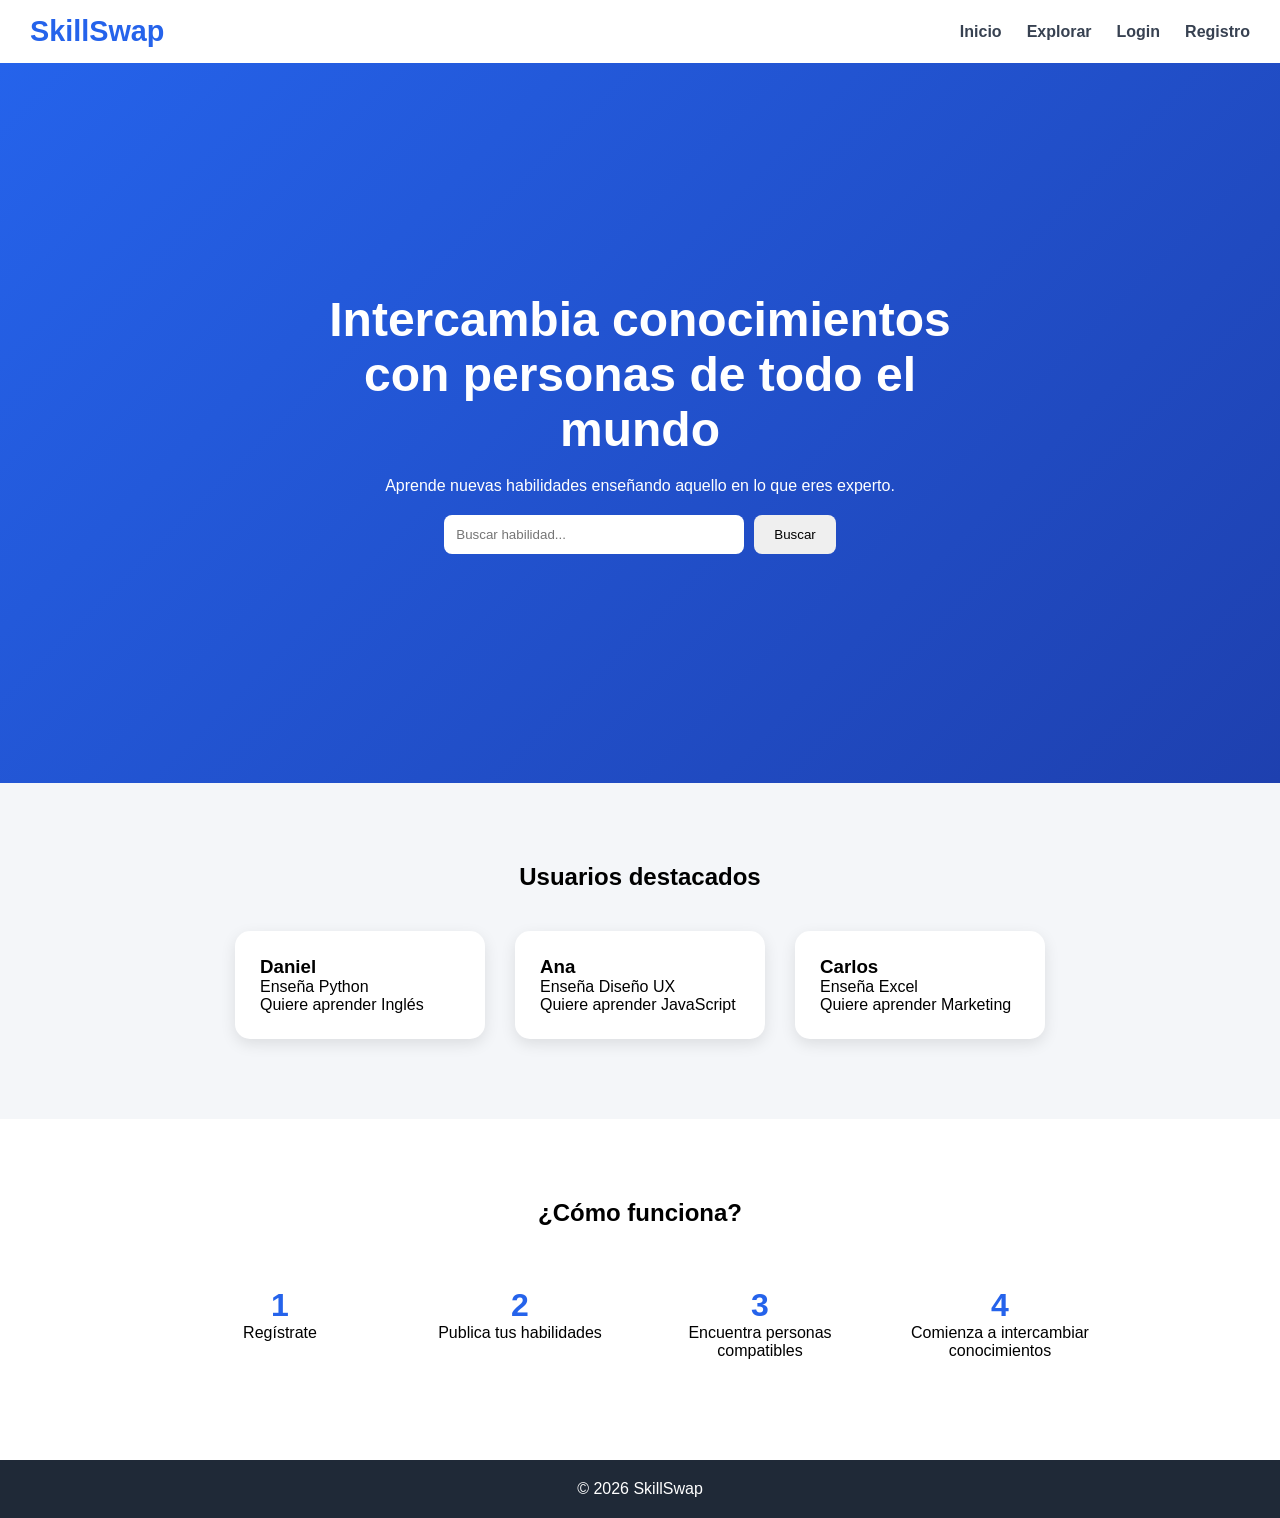
<file: index.html>
<!DOCTYPE html>
<html lang="es">
<head>
    <meta charset="UTF-8">
    <meta name="viewport" content="width=device-width, initial-scale=1.0">
    <title>SkillSwap</title>

    <link rel="stylesheet" href="css/styles.css">
</head>
<body>

    <header>
        <nav class="navbar">
            <h1 class="logo">SkillSwap</h1>

            <ul class="nav-links">
                <li><a href="index.html">Inicio</a></li>
                <li><a href="explorar.html">Explorar</a></li>
                <li><a href="login.html">Login</a></li>
                <li><a href="registro.html">Registro</a></li>
            </ul>
        </nav>
    </header>

    <section class="hero">

        <div class="hero-content">
            <h2>Intercambia conocimientos con personas de todo el mundo</h2>

            <p>
                Aprende nuevas habilidades enseñando aquello en lo que eres experto.
            </p>

            <div class="search-box">

                <input
                    type="text"
                    id="searchInput"
                    placeholder="Buscar habilidad..."
                >

                <button onclick="buscarHabilidad()">
                    Buscar
                </button>

            </div>

        </div>

    </section>

    <section class="usuarios">

        <h2>Usuarios destacados</h2>

        <div class="cards">

            <div class="card">
                <h3>Daniel</h3>
                <p>Enseña Python</p>
                <p>Quiere aprender Inglés</p>
            </div>

            <div class="card">
                <h3>Ana</h3>
                <p>Enseña Diseño UX</p>
                <p>Quiere aprender JavaScript</p>
            </div>

            <div class="card">
                <h3>Carlos</h3>
                <p>Enseña Excel</p>
                <p>Quiere aprender Marketing</p>
            </div>

        </div>

    </section>

    <section class="funciona">

        <h2>¿Cómo funciona?</h2>

        <div class="steps">

            <div class="step">
                <h3>1</h3>
                <p>Regístrate</p>
            </div>

            <div class="step">
                <h3>2</h3>
                <p>Publica tus habilidades</p>
            </div>

            <div class="step">
                <h3>3</h3>
                <p>Encuentra personas compatibles</p>
            </div>

            <div class="step">
                <h3>4</h3>
                <p>Comienza a intercambiar conocimientos</p>
            </div>

        </div>

    </section>

    <footer>
        <p>© 2026 SkillSwap</p>
    </footer>

    <script src="js/app.js"></script>

</body>
</html>
</file>
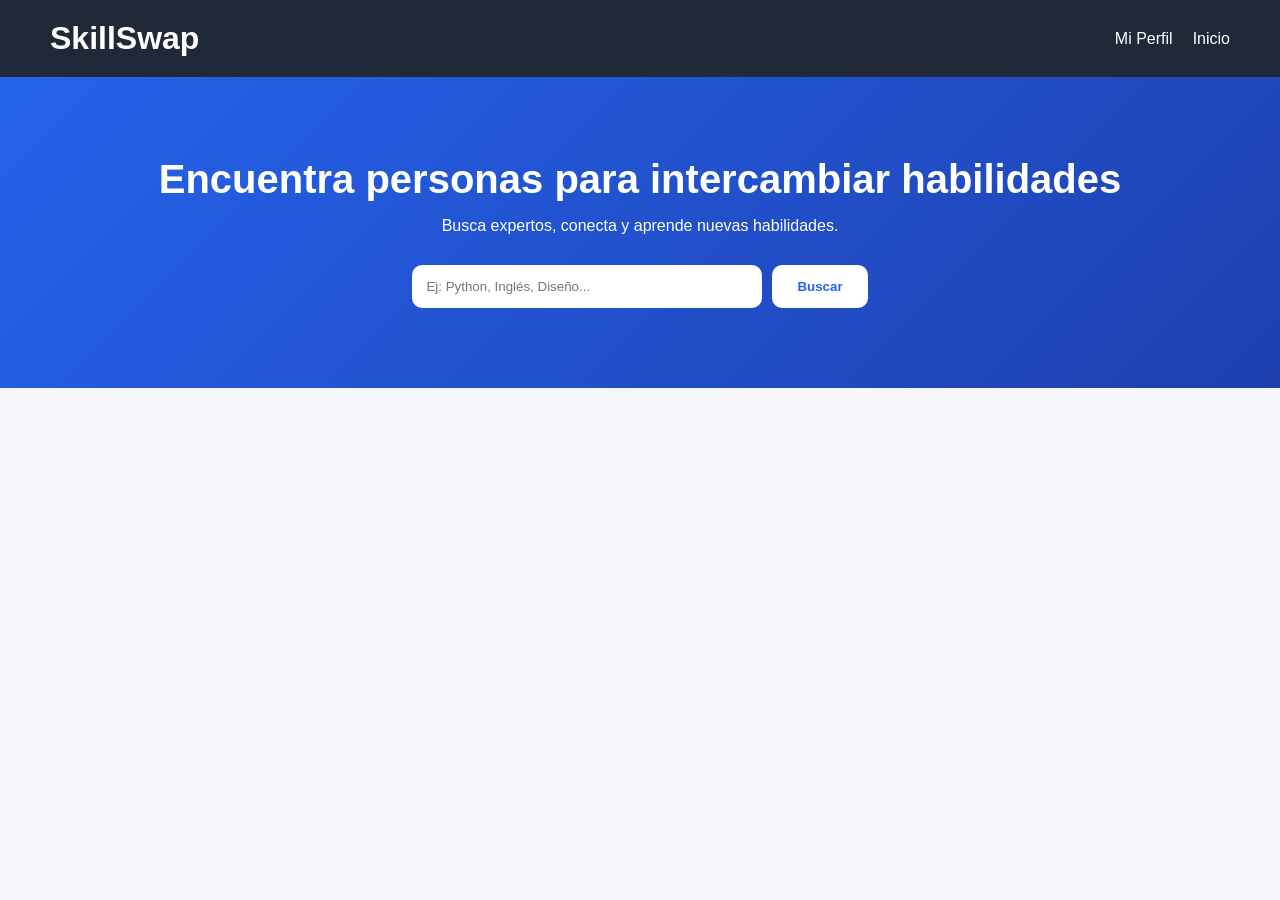
<file: explorar.html>
<!DOCTYPE html>
<html lang="es">
<head>
    <meta charset="UTF-8">
    <meta name="viewport" content="width=device-width, initial-scale=1.0">
    <title>Explorar Usuarios - SkillSwap</title>

    <link rel="stylesheet" href="css/explorar.css">
</head>
<body>

    <header class="navbar">
        <h1>SkillSwap</h1>

        <div class="menu">
            <a href="perfil.html">Mi Perfil</a>
            <a href="index.html">Inicio</a>
        </div>
    </header>

    <section class="hero">

        <h2>Encuentra personas para intercambiar habilidades</h2>

        <p>
            Busca expertos, conecta y aprende nuevas habilidades.
        </p>

        <div class="search-box">

            <input
                type="text"
                id="busqueda"
                placeholder="Ej: Python, Inglés, Diseño..."
            >

            <button onclick="buscarUsuarios()">
                Buscar
            </button>

        </div>

    </section>

    <section>

        <div
            id="resultados"
            class="resultados"
        ></div>

    </section>

    <script src="js/explorar.js"></script>

</body>
</html>
</file>
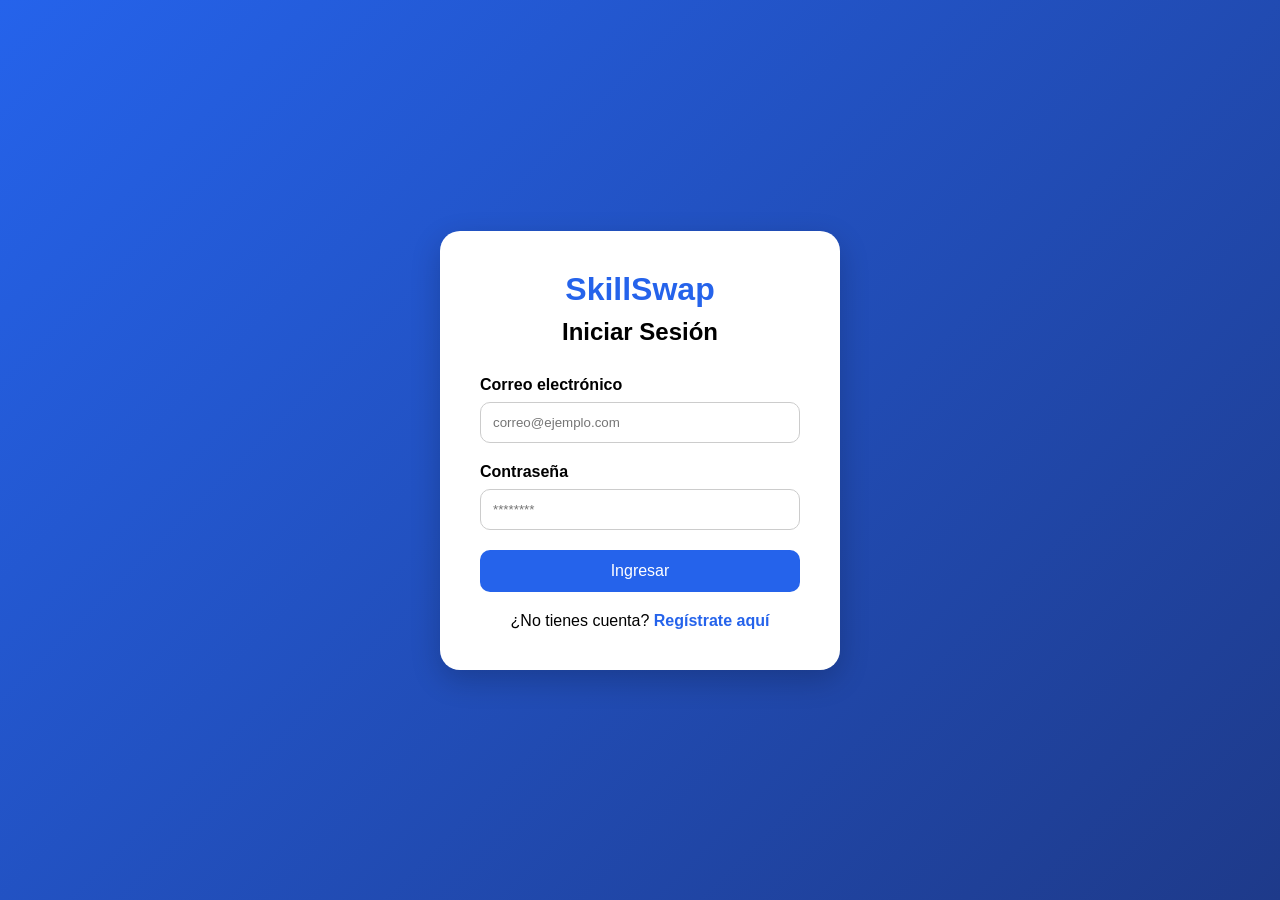
<file: login.html>
<!DOCTYPE html>
<html lang="es">
<head>
    <meta charset="UTF-8">
    <meta name="viewport" content="width=device-width, initial-scale=1.0">
    <title>Login - SkillSwap</title>

    <link rel="stylesheet" href="css/login.css">
</head>
<body>

    <div class="container">

        <div class="login-card">

            <h1>SkillSwap</h1>
            <h2>Iniciar Sesión</h2>

            <form id="loginForm">

                <div class="input-group">
                    <label>Correo electrónico</label>
                    <input
                        type="email"
                        id="email"
                        placeholder="correo@ejemplo.com"
                    >
                </div>

                <div class="input-group">
                    <label>Contraseña</label>
                    <input
                        type="password"
                        id="password"
                        placeholder="********"
                    >
                </div>

                <button type="submit">
                    Ingresar
                </button>

            </form>

            <p class="register-link">
                ¿No tienes cuenta?
                <a href="registro.html">Regístrate aquí</a>
            </p>

        </div>

    </div>

    <script src="js/login.js"></script>

</body>
</html>
</file>
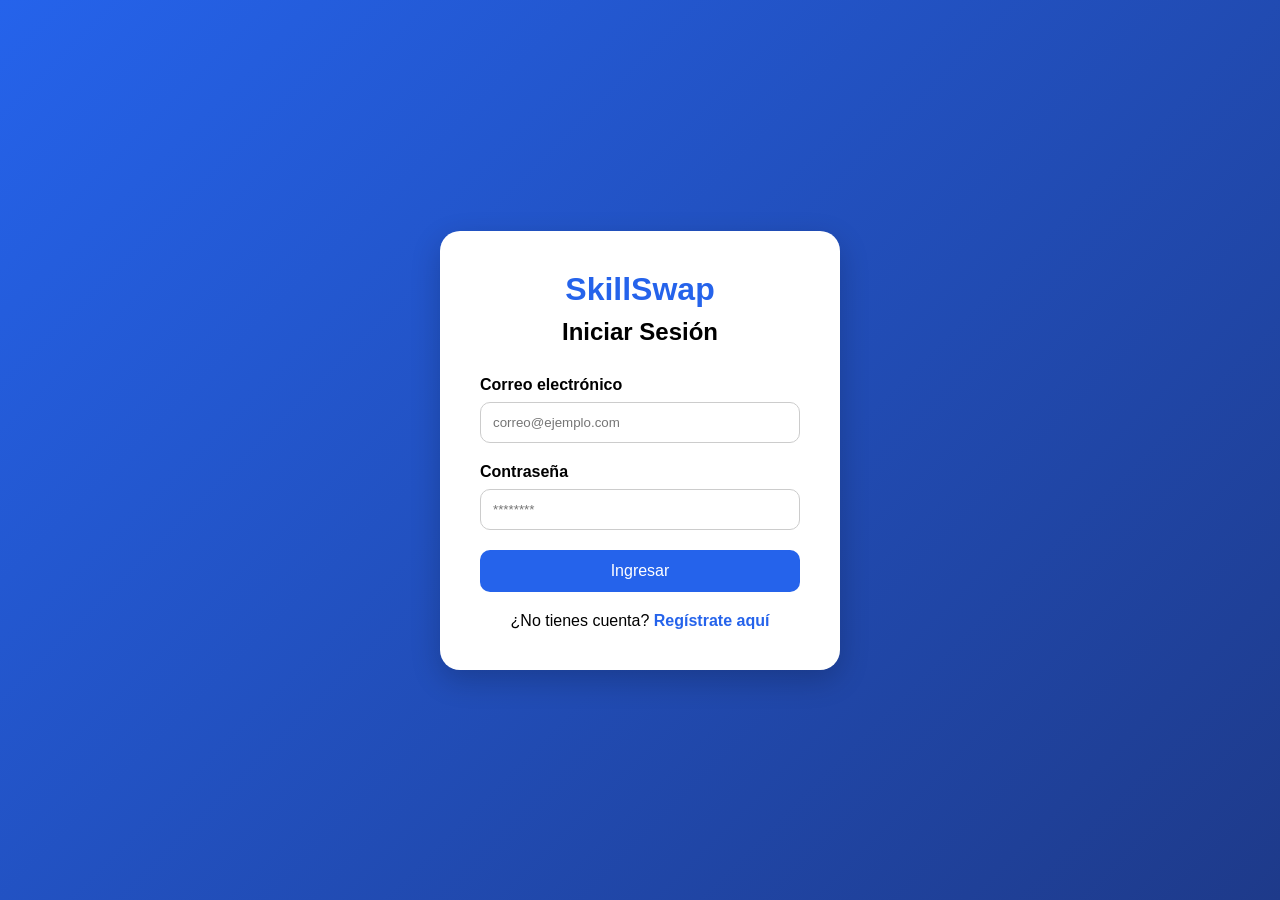
<file: perfil.html>
<!DOCTYPE html>
<html lang="es">
<head>
    <meta charset="UTF-8">
    <meta name="viewport" content="width=device-width, initial-scale=1.0">
    <title>Perfil - SkillSwap</title>

    <link rel="stylesheet" href="css/perfil.css">
</head>
<body>

<nav class="navbar">

    <div class="logo-section">

        <div class="logo-icon">
            🚀
        </div>

        <h1>SkillSwap</h1>
    </div>

    <button class="menu-toggle" id="menuToggle">
                ☰
    </button>

    <div class="nav-links" id="navLinks">

        <a href="perfil.html">
            Mi Perfil
        </a>

        <a href="explorar.html">
            Explorar
        </a>

        <a href="#">
            Intercambios
        </a>

    </div>

    <div class="user-menu">

        <img
            id="miniAvatar"
            src="https://via.placeholder.com/40"
            class="mini-avatar"
        >

    </div>

</nav>

<div class="dashboard">

    <div class="avatar-container">

    <img
        id="fotoPerfil"
        src="https://via.placeholder.com/150"
        class="avatar"
    >

    <label
        for="fotoInput"
        class="upload-btn">
        📷
    </label>

    <input
        type="file"
        id="fotoInput"
        accept="image/*"
        hidden
    >

    </div>

    <h2 id="nombreUsuario"></h2>

    <p id="correoUsuario"></p>

    <div class="stats-grid">

        <div class="stat-card">
            <h3>🚀 Habilidades</h3>
            <span id="totalSkills">0</span>
        </div>

        <div class="stat-card">
            <h3>🎯 Aprendiendo</h3>
            <span id="totalAprender">0</span>
        </div>

        <div class="stat-card">
            <h3>📬 Solicitudes</h3>
            <span id="totalSolicitudes">0</span>
        </div>

    </div>

    <div class="section">

        <h3>Mi Biografía</h3>

        <textarea
            id="bio"
            placeholder="Cuéntanos quién eres..."
        ></textarea>

    </div>

    <div class="section">

        <h3>🚀 Puedo enseñar</h3>

        <div class="input-row">

            <input
                type="text"
                id="habilidadEnsenar"
                placeholder="Agregar habilidad"
            >

            <button
            onclick="agregarHabilidadEnsenar()">
                +
            </button>

        </div>

        <div
            id="listaEnsenar"
            class="skills-container">
        </div>

    </div>

    <div class="section">

        <h3>🎯 Quiero aprender</h3>

        <div class="input-row">

            <input
                type="text"
                id="habilidadAprender"
                placeholder="Agregar habilidad"
            >

            <button
            onclick="agregarHabilidadAprender()">
                +
            </button>

        </div>

        <div
            id="listaAprender"
            class="skills-container">
        </div>

    </div>

    <div class="section">

        <h3>🏆 Insignias</h3>

        <div class="badges">

            <span class="badge">
                Perfil Completo
            </span>

            <span class="badge">
                Primer Usuario
            </span>

        </div>

    </div>

    <div class="section">

        <h3>📬 Solicitudes Recibidas</h3>

        <div id="solicitudesRecibidas"></div>

    </div>

    <button
        class="save-btn"
        onclick="guardarPerfil()">
        Guardar Perfil
    </button>

    <button
        class="logout-btn"
        onclick="cerrarSesion()">
        Cerrar Sesión
    </button>

</div>

<script src="js/perfil.js"></script>

</body>
</html>
</file>
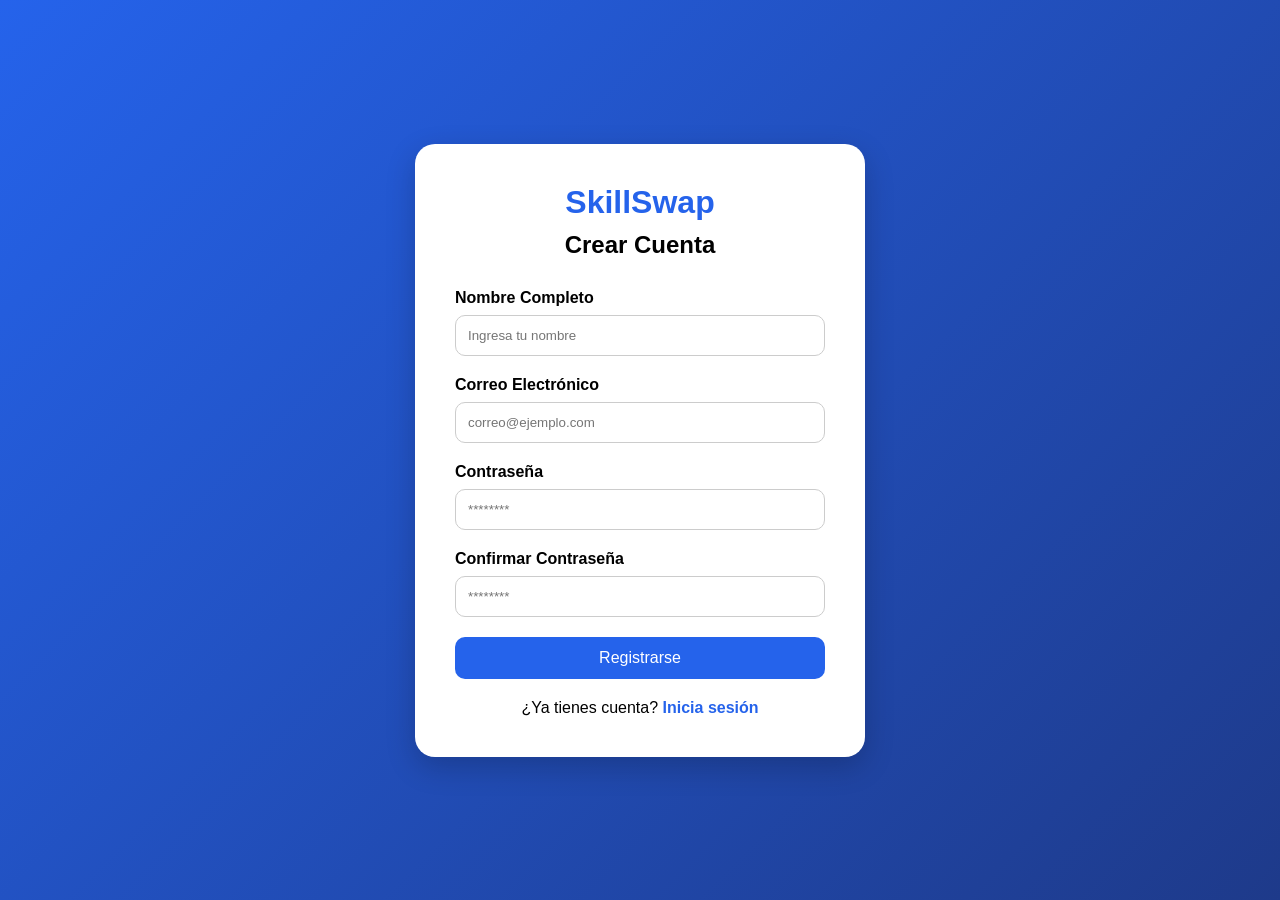
<file: registro.html>
<!DOCTYPE html>
<html lang="es">
<head>
    <meta charset="UTF-8">
    <meta name="viewport" content="width=device-width, initial-scale=1.0">
    <title>Registro - SkillSwap</title>

    <link rel="stylesheet" href="css/registro.css">
</head>
<body>

    <div class="container">

        <div class="register-card">

            <h1>SkillSwap</h1>
            <h2>Crear Cuenta</h2>

            <form id="registerForm">

                <div class="input-group">
                    <label>Nombre Completo</label>
                    <input
                        type="text"
                        id="nombre"
                        placeholder="Ingresa tu nombre"
                    >
                </div>

                <div class="input-group">
                    <label>Correo Electrónico</label>
                    <input
                        type="email"
                        id="email"
                        placeholder="correo@ejemplo.com"
                    >
                </div>

                <div class="input-group">
                    <label>Contraseña</label>
                    <input
                        type="password"
                        id="password"
                        placeholder="********"
                    >
                </div>

                <div class="input-group">
                    <label>Confirmar Contraseña</label>
                    <input
                        type="password"
                        id="confirmPassword"
                        placeholder="********"
                    >
                </div>

                <button type="submit">
                    Registrarse
                </button>

            </form>

            <p class="login-link">
                ¿Ya tienes cuenta?
                <a href="login.html">Inicia sesión</a>
            </p>

        </div>

    </div>

    <script src="js/registro.js"></script>

</body>
</html>
</file>
<file: css/styles.css>
*{
    margin:0;
    padding:0;
    box-sizing:border-box;
    font-family:Arial, sans-serif;
}

body{
    background:#f4f6f9;
}

.navbar{
    display:flex;
    justify-content:space-between;
    align-items:center;

    padding:15px 30px;

    background:#ffffff;

    box-shadow:0 2px 10px rgba(0,0,0,.08);

    flex-wrap:wrap;
}

.logo{
    color:#2563eb;
    font-size:1.8rem;
}

.nav-links{
    display:flex;
    gap:25px;

    list-style:none;
}

.nav-links a{
    text-decoration:none;
    color:#374151;
    font-weight:600;
}

.nav-links a:hover{
    color:#2563eb;
}

.hero{
    height:80vh;
    display:flex;
    justify-content:center;
    align-items:center;
    text-align:center;
    background:linear-gradient(
        135deg,
        #2563eb,
        #1e40af
    );
    color:white;
}

.hero-content{
    max-width:700px;
}

.hero h2{
    font-size:3rem;
    margin-bottom:20px;
}

.hero p{
    margin-bottom:20px;
}

.search-box{
    display:flex;
    justify-content:center;
    gap:10px;
}

.search-box input{
    padding:12px;
    width:300px;
    border:none;
    border-radius:8px;
}

.search-box button{
    padding:12px 20px;
    border:none;
    border-radius:8px;
    cursor:pointer;
}

.usuarios{
    padding:80px 50px;
}

.usuarios h2{
    text-align:center;
    margin-bottom:40px;
}

.cards{
    display:flex;
    justify-content:center;
    gap:30px;
    flex-wrap:wrap;
}

.card{
    width:250px;
    background:white;
    padding:25px;
    border-radius:15px;
    box-shadow:0 5px 15px rgba(0,0,0,.1);
}

.funciona{
    padding:80px 50px;
    background:white;
}

.funciona h2{
    text-align:center;
    margin-bottom:40px;
}

.steps{
    display:flex;
    justify-content:center;
    gap:20px;
    flex-wrap:wrap;
}

.step{
    width:220px;
    text-align:center;
    padding:20px;
}

.step h3{
    font-size:2rem;
    color:#2563eb;
}

footer{
    background:#1f2937;
    color:white;
    text-align:center;
    padding:20px;
}

@media (max-width:768px){

    .navbar{

        flex-direction:column;

        gap:15px;

        padding:20px;
    }

    .nav-links{

        flex-wrap:wrap;

        justify-content:center;

        gap:15px;
    }

    .nav-links li{

        margin:0;
    }

}
</file>
<file: css/explorar.css>
*{
    margin:0;
    padding:0;
    box-sizing:border-box;
    font-family:Arial, sans-serif;
}

body{
    background:#f4f6f9;
    min-height:100vh;
}

.navbar{

    display:flex;
    justify-content:space-between;
    align-items:center;

    padding:20px 50px;

    background:#1f2937;

    color:white;
}

.menu{

    display:flex;
    gap:20px;
}

.menu a{

    color:white;
    text-decoration:none;
}

.hero{

    text-align:center;

    padding:80px 20px;

    background:linear-gradient(
        135deg,
        #2563eb,
        #1e40af
    );

    color:white;
}

.hero h2{

    font-size:2.5rem;

    margin-bottom:15px;
}

.hero p{

    margin-bottom:30px;
}

.search-box{

    display:flex;

    justify-content:center;

    gap:10px;

    flex-wrap:wrap;
}

.search-box input{

    width:350px;

    padding:14px;

    border:none;

    border-radius:10px;
}

.search-box button{

    padding:14px 25px;

    border:none;

    border-radius:10px;

    background:white;

    color:#2563eb;

    font-weight:bold;

    cursor:pointer;
}

.resultados{

    max-width:1200px;

    margin:50px auto;

    display:grid;

    grid-template-columns:
    repeat(auto-fit,minmax(280px,1fr));

    gap:25px;

    padding:20px;
}

.card{

    background:white;

    border-radius:20px;

    overflow:hidden;

    box-shadow:
    0 5px 15px rgba(0,0,0,.1);

    transition:.3s;
}

.card:hover{

    transform:translateY(-8px);
}

.card-header{

    background:#2563eb;

    padding:25px;

    text-align:center;
}

.card-header img{

    width:100px;
    height:100px;

    border-radius:50%;

    border:4px solid white;

    object-fit:cover;
}

.card-body{

    padding:20px;
}

.card-body h3{

    text-align:center;

    margin-bottom:10px;
}

.bio{

    color:#666;

    text-align:center;

    margin-bottom:15px;
}

.skills{

    margin-top:10px;
}

.skill{

    display:inline-block;

    background:#e0e7ff;

    color:#2563eb;

    padding:6px 12px;

    border-radius:20px;

    margin:4px;
}

.btn-contactar{

    width:100%;

    margin-top:15px;

    padding:12px;

    border:none;

    border-radius:10px;

    background:#2563eb;

    color:white;

    cursor:pointer;
}
</file>
<file: css/login.css>
*{
    margin:0;
    padding:0;
    box-sizing:border-box;
    font-family:Arial, sans-serif;
}

body{
    height:100vh;
    display:flex;
    justify-content:center;
    align-items:center;

    background:linear-gradient(
        135deg,
        #2563eb,
        #1e3a8a
    );
}

.login-card{

    width:400px;
    background:white;

    padding:40px;

    border-radius:20px;

    box-shadow:
    0 10px 30px rgba(0,0,0,.2);

}

.login-card h1{

    text-align:center;
    color:#2563eb;

    margin-bottom:10px;
}

.login-card h2{

    text-align:center;
    margin-bottom:30px;
}

.input-group{

    display:flex;
    flex-direction:column;

    margin-bottom:20px;
}

.input-group label{

    margin-bottom:8px;
    font-weight:bold;
}

.input-group input{

    padding:12px;

    border:1px solid #ccc;

    border-radius:10px;
}

button{

    width:100%;

    padding:12px;

    border:none;

    border-radius:10px;

    background:#2563eb;

    color:white;

    font-size:16px;

    cursor:pointer;

    transition:.3s;
}

button:hover{

    background:#1d4ed8;
}

.register-link{

    margin-top:20px;

    text-align:center;
}

.register-link a{

    text-decoration:none;
    color:#2563eb;
    font-weight:bold;
}
</file>
<file: css/perfil.css>
*{
    margin:0;
    padding:0;
    box-sizing:border-box;
    font-family:Segoe UI,sans-serif;
}

body{
    background:#f3f4f6;
}

.navbar{
    position: sticky;
    top: 0;
    z-index: 1000;

    background: white;

    display: flex;
    justify-content: space-between;
    align-items: center;

    padding: 15px 25px;

    box-shadow: 0 2px 10px rgba(0,0,0,.08);
}

.logo-section{
    display: flex;
    align-items: center;
    gap: 10px;
}

.logo-icon{
    width: 40px;
    height: 40px;

    border-radius: 12px;

    background: #2563eb;

    display: flex;
    justify-content: center;
    align-items: center;

    color: white;
}

.logo-section h1{
    color: #2563eb;
    font-size: 1.5rem;
}

.nav-links{
    display:flex;
    align-items:center;
    gap:25px;
}

.nav-links a{
    text-decoration: none;
    color: #374151;
    font-weight: 600;
    transition: .3s;
}

.nav-links a:hover{
    color: #2563eb;
}

.user-menu{
    display: flex;
    align-items: center;
}

.mini-avatar{
    width: 45px;
    height: 45px;

    border-radius: 50%;
    object-fit: cover;

    border: 2px solid #2563eb;
}

.dashboard{

    max-width:1100px;

    margin:auto;

    padding:25px;

    animation: fadeInUp .7s ease;
}

.welcome-card{

    background:white;

    padding:25px;

    border-radius:20px;

    text-align:center;

    box-shadow:
    0 5px 15px rgba(0,0,0,.1);
}

.avatar-container{

    position:relative;

    width:170px;

    margin:auto;
}

.avatar{

    width:170px;
    height:170px;

    border-radius:50%;

    object-fit:cover;

    border:6px solid white;

    box-shadow:
    0 10px 30px rgba(0,0,0,.15);

    transition:.3s;
}

.avatar:hover{

    transform:scale(1.05);
}

.upload-btn{

    position:absolute;

    bottom:10px;

    right:10px;

    width:45px;
    height:45px;

    border-radius:50%;

    background:#2563eb;

    color:white;

    display:flex;

    justify-content:center;

    align-items:center;

    cursor:pointer;

    font-size:1.2rem;

    box-shadow:
    0 4px 10px rgba(0,0,0,.2);
}

.stats-grid{

    display:grid;

    grid-template-columns:
    repeat(auto-fit,minmax(220px,1fr));

    gap:20px;

    margin-top:25px;
}

.stat-card{

    background:white;

    padding:20px;

    border-radius:15px;

    text-align:center;

    box-shadow:
    0 5px 15px rgba(0,0,0,.1);

    transition:
    transform .3s ease,
    box-shadow .3s ease;
}

.stat-card span{

    font-size:2rem;

    font-weight:bold;

    color:#2563eb;
}

.stat-card:hover{

    transform:translateY(-8px);

    box-shadow:
    0 15px 30px rgba(0,0,0,.15);

}

.section{

    background:white;

    margin-top:20px;

    padding:20px;

    border-radius:15px;

    box-shadow:
    0 5px 15px rgba(0,0,0,.1);

    transition:
    transform .3s ease,
    box-shadow .3s ease;
}

.section:hover{

    transform:translateY(-5px);

    box-shadow:
    0 10px 25px rgba(0,0,0,.15);

}

.input-row{

    display:flex;

    gap:10px;

    margin-top:10px;
}

.input-row input{

    flex:1;

    padding:12px;

    border:1px solid #ddd;

    border-radius:10px;
}

textarea{

    width:100%;

    min-height:120px;

    padding:12px;

    border-radius:10px;

    border:1px solid #ddd;
}

.skills-container{

    margin-top:15px;

    display:flex;

    flex-wrap:wrap;

    gap:10px;
}

.skill{

    background:#dbeafe;

    color:#2563eb;

    padding:8px 14px;

    border-radius:20px;
}

.badges{

    display:flex;

    gap:10px;

    flex-wrap:wrap;
}

.badge{

    background:#fef3c7;

    color:#92400e;

    padding:10px;

    border-radius:20px;
}

.save-btn,
.logout-btn{

    width:100%;

    margin-top:20px;

    padding:15px;

    border:none;

    border-radius:12px;

    color:white;

    cursor:pointer;
}

.save-btn{

    background:#16a34a;
}

.logout-btn{

    background:#dc2626;
}

@media(max-width:768px){

    .input-row{

        flex-direction:column;
    }
}

.logo-section{

    display:flex;

    align-items:center;

    gap:10px;
}

.logo-icon{

    width:40px;
    height:40px;

    border-radius:12px;

    background:#2563eb;

    display:flex;

    justify-content:center;

    align-items:center;

    color:white;

    font-size:1.2rem;
}

.logo-section h1{

    color:#2563eb;
}

.nav-links{

    display:flex;

    max-height:0;

    overflow:hidden;

    opacity:0;

    width:100%;

    flex-direction:column;

    gap:15px;

    transition:
    max-height .4s ease,
    opacity .3s ease;

}

.nav-links.active{

    max-height:300px;

    opacity:1;

    margin-top:15px;

    padding:15px 0;

    border-top:1px solid #e5e7eb;

}

.nav-links a{

    text-decoration:none;

    color:#374151;

    font-weight:600;

    transition:.3s;
}

.nav-links a:hover{

    color:#2563eb;
}

.mini-avatar{

    width:45px;
    height:45px;

    border-radius:50%;

    object-fit:cover;

    border:2px solid #2563eb;
}

.menu-toggle{
    display: none;

    border: none;
    background: none;

    font-size: 1.8rem;
    cursor: pointer;

    color: #2563eb;
}

/* TABLET Y MÓVIL */

@media (max-width:768px){

    .menu-toggle{
        display:block;
    }

    .nav-links{
        display:none;
        width:100%;
        flex-direction:column;
        margin-top:15px;
        gap:15px;
        padding:15px 0;
        border-top:1px solid #e5e7eb;
    }

    .nav-links.active{
        display:flex;
    }

}

@keyframes fadeInUp{

    from{
        opacity:0;
        transform:translateY(20px);
    }

    to{
        opacity:1;
        transform:translateY(0);
    }

}
</file>
<file: css/registro.css>
*{
    margin:0;
    padding:0;
    box-sizing:border-box;
    font-family:Arial, sans-serif;
}

body{
    min-height:100vh;
    display:flex;
    justify-content:center;
    align-items:center;

    background:linear-gradient(
        135deg,
        #2563eb,
        #1e3a8a
    );
}

.register-card{

    width:450px;
    background:white;

    padding:40px;

    border-radius:20px;

    box-shadow:
    0 10px 30px rgba(0,0,0,.2);
}

.register-card h1{
    text-align:center;
    color:#2563eb;
    margin-bottom:10px;
}

.register-card h2{
    text-align:center;
    margin-bottom:30px;
}

.input-group{
    display:flex;
    flex-direction:column;
    margin-bottom:20px;
}

.input-group label{
    margin-bottom:8px;
    font-weight:bold;
}

.input-group input{
    padding:12px;
    border:1px solid #ccc;
    border-radius:10px;
}

button{
    width:100%;
    padding:12px;
    border:none;
    border-radius:10px;

    background:#2563eb;
    color:white;

    font-size:16px;
    cursor:pointer;
}

button:hover{
    background:#1d4ed8;
}

.login-link{
    margin-top:20px;
    text-align:center;
}

.login-link a{
    color:#2563eb;
    text-decoration:none;
    font-weight:bold;
}
</file>
